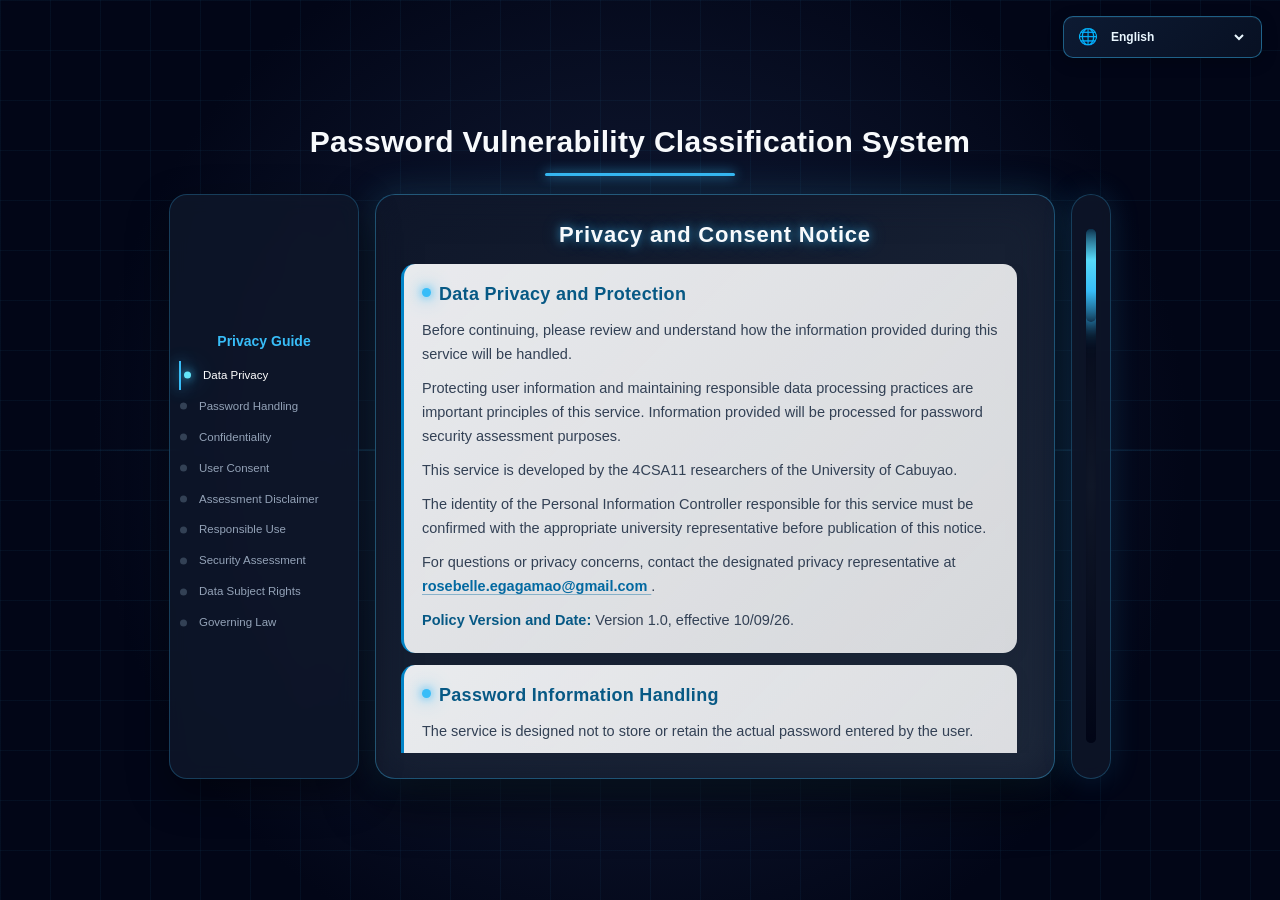
<file: frontend/index.html>
<!DOCTYPE html>
<html lang="en">
<head>
    <meta charset="UTF-8">
    <meta name="viewport" content="width=device-width, initial-scale=1.0">
    <title>Password Vulnerability Classification System</title>
    <link rel="icon" type="image/png" href="assets/images/logo.png">
    <style>
        body {
            margin: 0;
            height: 100vh;
            display: flex;
            justify-content: center;
            align-items: center;
            font-family: "Century Gothic", Arial, sans-serif;
            background: #0b1220;
            color: white;
        }

        #message {
            max-width: 700px;
            padding: 40px;
            text-align: center;
            line-height: 1.7;
        }

        h1 {
            margin-bottom: 20px;
        }

        p {
            opacity: .9;
        }
    </style>
</head>
<body>
    <div id="message">
        <h1>Password Vulnerability Classification System </h1>

        <p id="status">
            Starting system...
        </p>
    </div>

    <script>
        // SYSTEM STARTUP
        // Project opened directly from file explorer
        if (window.location.protocol === "file:") {
            document.getElementById("status").innerHTML =
                "<strong>Project cannot start.</strong><br><br>" +
                "This system must be opened through a local web server.<br><br>" +
                "Please run the project from Visual Studio Code or another local server, then open the provided localhost address.";
        }

        // Project opened correctly
        else {
            window.location.replace("pages/consent.html");
        }
    </script>
</body>
</html>
</file>
<file: frontend/css/consent.css>
* {
    box-sizing: border-box;
    font-family: "Segoe UI", Arial, Helvetica, sans-serif;
}

body {
    margin: 0;
    height: 100vh;
    height: 100dvh;
    overflow: hidden;
    background: radial-gradient(circle at center, #16213e 0%, #020617 70%);
    display: flex;
    flex-direction: column;
    justify-content: center;
    align-items: center;
    color: #e2e8f0;
    position: relative;
}

/* =========================
   DIGITAL GRID
========================= */
body::before {
    content: "";
    position: absolute;
    inset: 0;
    background-image:
        linear-gradient(rgba(56, 189, 248, .05) 1px, transparent 1px),
        linear-gradient(90deg, rgba(56, 189, 248, .05) 1px, transparent 1px);
    background-size: 50px 50px;
    animation: gridMove 20s linear infinite;
    z-index: 0;
    pointer-events: none;
}

@keyframes gridMove {
    from {
        background-position: 0 0, 0 0;
    }

    to {
        background-position: 50px 50px, 50px 50px;
    }
}

/* =========================
   SCANNER
========================= */
body::after {
    content: "";
    position: absolute;
    left: 0;
    width: 100%;
    height: 2px;
    background: linear-gradient(90deg, transparent, #38bdf8, transparent);
    opacity: .25;
    animation: scan 8s linear infinite;
    z-index: 1;
    pointer-events: none;
}

@keyframes scan {
    from {
        top: -10%;
    }

    to {
        top: 110%;
    }
}

/* =========================
   SYSTEM TITLE
========================= */
.system-name {
    width: 90%;
    text-align: center;
    margin-bottom: 18px;
    z-index: 2;
    flex-shrink: 0;
}

.system-name h1 {
    margin: 0 auto;
    max-width: 900px;
    font-size: 30px;
    font-weight: 700;
    letter-spacing: .3px;
    line-height: 1.3;
    color: #f8fafc;
}

.system-name h1::after {
    content: "";
    display: block;
    width: 190px;
    height: 3px;
    margin: 12px auto 0;
    background: #38bdf8;
    border-radius: 10px;
    box-shadow: 0 0 12px #38bdf8;
}

.system-name p {
    margin-top: 12px;
    font-size: 16px;
    letter-spacing: .8px;
    color: #94a3b8;
}

/* =========================
   MAIN AREA
========================= */
.consent-container {
    display: flex;
    align-items: center;
    justify-content: center;
    gap: 16px;
    width: 100%;
    min-height: 0;
    z-index: 2;
}

/* =========================
   LEFT BOOKLET
========================= */
.section-booklet {
    width: 190px;
    height: 65vh;
    height: 65dvh;
    flex-shrink: 0;
    background: rgba(15, 23, 42, .85);
    border: 1px solid rgba(56, 189, 248, .25);
    border-radius: 18px;
    padding: 14px 10px;
    backdrop-filter: blur(10px);
    box-shadow: 0 15px 40px rgba(0, 0, 0, .4);
    display: flex;
    flex-direction: column;
    justify-content: center;
    overflow: hidden;
}

.section-booklet h3 {
    font-size: 14px;
    color: #38bdf8;
    text-align: center;
    margin: 0 0 12px;
    flex-shrink: 0;
}

.section-booklet ul {
    padding: 0;
    margin: 0;
    list-style: none;
}

.section-booklet li {
    position: relative;
    padding: 7px 4px 7px 19px;
    margin-bottom: 2px;
    font-size: 11.5px;
    line-height: 1.3;
    color: #94a3b8;
    transition: .3s;
    cursor: pointer;
    overflow-wrap: anywhere;
}

.section-booklet li::before {
    content: "";
    position: absolute;
    left: 0;
    top: 50%;
    transform: translateY(-50%);
    width: 7px;
    height: 7px;
    border-radius: 50%;
    background: #334155;
    transition: .3s;
}

.section-booklet li.active {
    color: white;
    transform: translateX(4px);
}

.section-booklet li.active::before {
    background: #67e8f9;
    box-shadow: 0 0 10px #38bdf8, 0 0 25px #38bdf8;
}

.section-booklet li.active::after {
    content: "";
    position: absolute;
    left: -5px;
    top: 0;
    height: 100%;
    width: 2px;
    background: #38bdf8;
    box-shadow: 0 0 15px #38bdf8;
}

/* =========================
   ENERGY SCROLL BAR
========================= */
.energy-scroll {
    width: 40px;
    height: 65vh;
    height: 65dvh;
    flex-shrink: 0;
    border-radius: 20px;
    background: rgba(15, 23, 42, .8);
    border: 1px solid rgba(56, 189, 248, .25);
    display: flex;
    justify-content: center;
    align-items: center;
    box-shadow: 0 0 30px rgba(56, 189, 248, .15);
    backdrop-filter: blur(10px);
}

.energy-track {
    height: 88%;
    width: 10px;
    background: linear-gradient(180deg, #020617, #1e293b, #020617);
    border-radius: 20px;
    position: relative;
    overflow: hidden;
    box-shadow: inset 0 0 15px #020617;
}

.energy-thumb {
    position: absolute;
    top: 0;
    left: 0;
    width: 100%;
    height: 18%;
    border-radius: 20px;
    background: linear-gradient(180deg, transparent, #67e8f9, #38bdf8, transparent);
    box-shadow: 0 0 15px #38bdf8, 0 0 35px #38bdf8;
    transition: .35s ease;
    animation: energyGlow 1.5s infinite;
}

.energy-thumb::before {
    content: "";
    position: absolute;
    inset: -8px;
    border-radius: 20px;
    background: #38bdf8;
    opacity: .4;
    filter: blur(10px);
}

@keyframes energyGlow {
    0% {
        filter: brightness(.8);
    }

    50% {
        filter: brightness(1.8);
    }

    100% {
        filter: brightness(.8);
    }
}

/* =========================
   MAIN CARD
========================= */
.consent-card {
    width: 680px;
    height: 65vh;
    height: 65dvh;
    min-width: 0;
    min-height: 0;
    background: linear-gradient(145deg, #0f172a, #1e293b);
    color: #e2e8f0;
    border-radius: 20px;
    padding: 25px;
    border: 1px solid rgba(56, 189, 248, .35);
    box-shadow:
        0 20px 50px rgba(0, 0, 0, .65),
        0 0 35px rgba(56, 189, 248, .2),
        inset 0 0 40px rgba(15, 23, 42, .8);
    display: flex;
    flex-direction: column;
}

/* =========================
   CARD TITLE
========================= */
.consent-card > h2 {
    flex: 0 0 auto;
    text-align: center;
    margin: 0 0 15px;
    font-size: 22px;
    font-weight: 800;
    letter-spacing: .8px;
    line-height: 1.35;
    color: #f8fafc;
    text-shadow:
        0 0 8px rgba(56, 189, 248, .6),
        0 0 18px rgba(56, 189, 248, .35);
}

/* =========================
   CONTENT AREA
========================= */
.content-area {
    flex: 1 1 auto;
    min-height: 0;
    height: auto;
    overflow-y: auto;
    overflow-x: hidden;
    padding: 0 12px 12px 0;
    scrollbar-width: none;
    overscroll-behavior: contain;
    -webkit-overflow-scrolling: touch;
}

.content-area::-webkit-scrollbar {
    display: none;
}

/* =========================
   PRIVACY SECTIONS
========================= */
.content-area section {
    position: relative;
    min-height: 0;
    padding: 18px 18px 20px;
    margin-bottom: 12px;
    background: linear-gradient(
        135deg,
        rgba(247, 248, 250, .94),
        rgba(255, 255, 255, .82)
    );
    border-radius: 14px;
    border-left: 3px solid #0284c7;
    box-shadow: 0 5px 15px rgba(15, 23, 42, .08);
    transition: border-color .3s, box-shadow .3s;
    overflow-wrap: anywhere;
}

.content-area section:last-of-type {
    margin-bottom: 12px;
}

.content-area section:hover {
    border-left-color: #38bdf8;
    box-shadow: 0 0 20px rgba(56, 189, 248, .2);
}

/* =========================
   SECTION HEADINGS
========================= */
.content-area section h3 {
    margin: 0 0 12px;
    font-size: 18px;
    font-weight: 800;
    letter-spacing: .3px;
    line-height: 1.4;
    color: #075985;
    display: flex;
    align-items: flex-start;
    gap: 8px;
}

.content-area section h3::before {
    content: "";
    width: 9px;
    height: 9px;
    margin-top: 6px;
    background: #38bdf8;
    border-radius: 50%;
    box-shadow: 0 0 10px #38bdf8, 0 0 20px #38bdf8;
    flex: 0 0 9px;
}

/* =========================
   SECTION PARAGRAPHS
========================= */
.content-area section p {
    margin: 0 0 10px;
    font-size: 14.5px;
    line-height: 1.65;
    color: #334155;
    overflow-wrap: anywhere;
    word-break: normal;
}

.content-area section p:last-child {
    margin-bottom: 0;
}

.content-area section strong {
    color: #0f3b59;
    font-weight: 750;
}

/* =========================
   NEW LEGAL INFORMATION
========================= */
.content-area section p strong {
    color: #075985;
}

.content-area a {
    color: #0369a1;
    font-weight: 650;
    text-decoration: underline;
    text-decoration-color: rgba(3, 105, 161, .4);
    text-underline-offset: 3px;
    overflow-wrap: anywhere;
    transition: color .2s, text-decoration-color .2s;
}

.content-area a:hover {
    color: #0284c7;
    text-decoration-color: #0284c7;
}

.content-area section p strong:first-child {
    font-weight: 800;
}

.content-area section[data-index="7"] p {
    line-height: 1.65;
}

.content-area section[data-index="7"] p strong {
    color: #075985;
}

.content-area section p,
.content-area section h3 {
    max-width: 100%;
}

/* =========================
   AGREEMENT
========================= */
.agreement {
    margin-top: 18px;
    padding: 16px 18px;
    background: linear-gradient(
        135deg,
        rgba(15, 23, 42, .95),
        rgba(30, 41, 59, .95)
    );
    border-radius: 14px;
    border: 1px solid rgba(56, 189, 248, .35);
    display: flex;
    align-items: center;
    gap: 14px;
    color: #e2e8f0;
    font-size: 13.5px;
    line-height: 1.5;
    box-shadow:
        0 0 20px rgba(56, 189, 248, .15),
        inset 0 0 25px rgba(56, 189, 248, .08);
    position: relative;
    overflow: hidden;
    flex-shrink: 0;
}

.agreement::before {
    content: "";
    position: absolute;
    left: 0;
    top: 0;
    width: 3px;
    height: 100%;
    background: #38bdf8;
    box-shadow: 0 0 15px #38bdf8, 0 0 30px #38bdf8;
}

.agreement input {
    appearance: none;
    -webkit-appearance: none;
    width: 22px;
    height: 22px;
    margin: 0;
    border-radius: 6px;
    border: 2px solid #38bdf8;
    background: #020617;
    cursor: pointer;
    position: relative;
    flex-shrink: 0;
    transition: .3s;
}

.agreement input:checked {
    background: #0284c7;
    box-shadow:
        0 0 15px #38bdf8,
        0 0 30px rgba(56, 189, 248, .7);
}

.agreement input:checked::after {
    content: "✓";
    position: absolute;
    color: white;
    font-size: 15px;
    font-weight: bold;
    left: 3px;
    top: -1px;
}

.agreement input:focus-visible {
    outline: 2px solid #67e8f9;
    outline-offset: 3px;
}

.agreement label {
    cursor: pointer;
    color: #e2e8f0;
    font-weight: 500;
}

.agreement label:hover {
    color: #67e8f9;
}

/* =========================
   ACTION BUTTONS
========================= */
.buttons {
    margin-top: 18px;
    padding-bottom: 10px;
    display: flex;
    justify-content: space-between;
    gap: 14px;
    flex-shrink: 0;
}

button {
    flex: 1;
    min-width: 0;
    height: 48px;
    padding: 12px 20px;
    border: none;
    border-radius: 14px;
    font-size: 14px;
    font-weight: 700;
    letter-spacing: 1px;
    cursor: pointer;
    position: relative;
    overflow: hidden;
    transition: transform .3s ease, box-shadow .3s ease;
    color: white;
    text-transform: uppercase;
}

button::before {
    content: "";
    position: absolute;
    top: 0;
    left: -100%;
    width: 100%;
    height: 100%;
    background: linear-gradient(
        120deg,
        transparent,
        rgba(255, 255, 255, .25),
        transparent
    );
    transition: .5s;
    pointer-events: none;
}

button:hover::before {
    left: 100%;
}

button:focus-visible {
    outline: 2px solid #67e8f9;
    outline-offset: 3px;
}

/* =========================
   DECLINE BUTTON
========================= */
#declineBtn {
    background: linear-gradient(135deg, #450a0a, #b91c1c);
    border: 1px solid rgba(248, 113, 113, .5);
    box-shadow:
        0 0 15px rgba(239, 68, 68, .35),
        inset 0 0 15px rgba(255, 255, 255, .05);
}

#declineBtn:hover {
    transform: translateY(-3px);
    box-shadow:
        0 0 30px rgba(239, 68, 68, .7),
        inset 0 0 20px rgba(255, 255, 255, .1);
}

/* =========================
   ACCEPT BUTTON
========================= */
#acceptBtn {
    background: linear-gradient(135deg, #082f49, #0284c7);
    border: 1px solid rgba(56, 189, 248, .6);
    box-shadow:
        0 0 15px rgba(56, 189, 248, .35),
        inset 0 0 15px rgba(255, 255, 255, .05);
}

#acceptBtn:hover:not(:disabled) {
    transform: translateY(-3px);
    box-shadow:
        0 0 35px rgba(56, 189, 248, .8),
        inset 0 0 20px rgba(255, 255, 255, .15);
    background: linear-gradient(135deg, #0284c7, #38bdf8);
}

#acceptBtn:disabled {
    background: linear-gradient(135deg, #334155, #64748b);
    border-color: #475569;
    box-shadow: none;
    cursor: not-allowed;
    opacity: .7;
}

/* =========================
   MODAL
========================= */
.modal {
    display: none;
    position: fixed;
    inset: 0;
    padding: 16px;
    background: rgba(2, 6, 23, .75);
    justify-content: center;
    align-items: center;
    z-index: 10;
    overflow-y: auto;
}

.modal-card {
    width: min(400px, 100%);
    max-height: 100%;
    overflow-y: auto;
    background: white;
    padding: 30px;
    border-radius: 18px;
    text-align: center;
    color: #1e293b;
}

.modal-card h2 {
    color: #0f172a;
}

.modal-card p {
    color: #475569;
    font-size: 14px;
    line-height: 1.6;
}

.modal-card button {
    margin-top: 20px;
    width: 100%;
    height: 45px;
    background: linear-gradient(135deg, #0369a1, #38bdf8);
    color: white;
    border-radius: 12px;
    box-shadow: 0 0 20px rgba(56, 189, 248, .4);
}

/* =========================
   PAGE TRANSITION
========================= */
#pageTransition {
    position: fixed;
    inset: 0;
    background: radial-gradient(
        circle at center,
        rgba(56, 189, 248, .35),
        #020617 70%
    );
    z-index: 999;
    opacity: 0;
    pointer-events: none;
    transform: scale(0);
    transition:
        opacity .6s ease,
        transform .8s cubic-bezier(.77, 0, .18, 1);
}

#pageTransition.active {
    opacity: 1;
    transform: scale(1);
}

#pageTransition::after {
    content: "";
    position: absolute;
    width: 100%;
    height: 3px;
    top: 50%;
    left: 0;
    background: linear-gradient(90deg, transparent, #67e8f9, transparent);
    box-shadow: 0 0 20px #38bdf8, 0 0 50px #38bdf8;
    animation: sweep .8s ease forwards;
}

@keyframes sweep {
    from {
        transform: translateX(-100%);
    }

    to {
        transform: translateX(100%);
    }
}

body.page-exit {
    animation: pageExit .8s ease forwards;
}

@keyframes pageExit {
    0% {
        opacity: 1;
        transform: scale(1);
    }

    100% {
        opacity: 0;
        transform: scale(1.08);
    }
}

/* =========================
   TABLET AND SMALL DESKTOP
========================= */
@media (max-width: 1100px) {
    .section-booklet,
    .energy-scroll {
        display: none;
    }

    .consent-container {
        padding-left: 18px;
        padding-right: 18px;
    }

    .consent-card {
        width: min(680px, 100%);
    }
}

/* =========================
   RESPONSIVE LAYOUT
========================= */
@media (max-width: 800px), (max-height: 560px) {
    body {
        justify-content: flex-start;
    }

    .system-name {
        flex: 0 0 auto;
        width: 100%;
        margin-bottom: 12px;
        padding: 16px 16px 0;
    }

    .system-name h1 {
        font-size: 22px;
    }

    .system-name h1::after {
        width: 120px;
        margin-top: 10px;
    }

    .consent-container {
        flex: 1 1 auto;
        min-height: 0;
        align-items: stretch;
        padding: 0 12px 14px;
    }

    .consent-card {
        display: flex;
        flex-direction: column;
        width: 100%;
        max-width: 680px;
        height: auto;
        min-height: 0;
        padding: 18px 16px;
        margin: 0 auto;
    }

    .consent-card > h2 {
        flex: 0 0 auto;
        margin-bottom: 12px;
        font-size: 19px;
        line-height: 1.3;
    }

    .content-area {
        flex: 1 1 auto;
        height: auto;
        min-height: 0;
        padding-right: 4px;
        overscroll-behavior: contain;
        -webkit-overflow-scrolling: touch;
    }

    .content-area section {
        min-height: 0;
        padding: 16px 14px 18px;
    }

    .content-area section h3 {
        font-size: 16.5px;
    }

    .content-area section p {
        font-size: 14px;
        line-height: 1.6;
    }

    .section-booklet {
        width: 190px;
    }

    .section-booklet h3 {
        font-size: 13px;
    }

    .section-booklet li {
        font-size: 11px;
        padding-top: 6px;
        padding-bottom: 6px;
    }

    .agreement {
        padding: 14px;
        font-size: 13.5px;
    }

    .agreement label {
        flex: 1;
    }

    .buttons {
        margin-top: 14px;
    }
}

/* =========================
   MOBILE
========================= */
@media (max-width: 480px) {
    .system-name h1 {
        font-size: 19px;
    }

    .consent-container {
        padding: 0 8px 10px;
    }

    .consent-card {
        padding: 16px 12px;
        border-radius: 16px;
    }

    .consent-card > h2 {
        font-size: 17px;
    }

    .content-area section {
        padding: 14px 12px 16px;
    }

    .content-area section h3 {
        font-size: 15.5px;
    }

    .content-area section p {
        font-size: 13.5px;
        line-height: 1.6;
    }

    .agreement {
        gap: 10px;
        font-size: 13px;
    }

    .buttons {
        flex-direction: column-reverse;
        gap: 10px;
    }

    button {
        flex: 0 0 auto;
        width: 100%;
        height: 46px;
        font-size: 13px;
    }

    .modal-card {
        padding: 22px 18px;
    }
}

/* =========================
   VERY SMALL SCREENS
========================= */
@media (max-width: 360px) {
    .system-name h1 {
        font-size: 17px;
    }

    .consent-card {
        padding-left: 10px;
        padding-right: 10px;
    }

    .agreement {
        gap: 10px;
        font-size: 12.5px;
    }

    .content-area section {
        padding: 13px 10px 15px;
    }

    .content-area section h3 {
        font-size: 15px;
    }

    .content-area section p {
        font-size: 13px;
    }
}

/* =========================
   SHORT SCREENS
========================= */
@media (max-height: 560px) {
    .system-name {
        margin-bottom: 6px;
        padding-top: 8px;
    }

    .system-name h1 {
        font-size: 17px;
    }

    .system-name h1::after {
        display: none;
    }

    .consent-container {
        padding-bottom: 8px;
    }

    .consent-card {
        padding: 12px 16px;
    }

    .consent-card > h2 {
        margin-bottom: 8px;
        font-size: 16px;
    }

    .content-area section {
        padding-top: 12px;
        padding-bottom: 14px;
    }

    .content-area section h3 {
        margin-bottom: 8px;
    }

    .content-area section p {
        margin-bottom: 8px;
    }

    .agreement {
        margin-top: 10px;
        padding: 10px 14px;
    }

    .buttons {
        flex-direction: row;
        margin-top: 10px;
    }

    button {
        flex: 1;
        width: auto;
        height: 40px;
    }
}

/* =========================
   TOUCH DEVICES
========================= */
@media (hover: none) {
    .content-area section:hover {
        border-left-color: #0284c7;
        box-shadow: 0 5px 15px rgba(15, 23, 42, .08);
    }

    #declineBtn:hover,
    #acceptBtn:hover:not(:disabled) {
        transform: none;
    }
}

/* =========================
   REDUCED MOTION
========================= */
@media (prefers-reduced-motion: reduce) {
    body::before,
    body::after,
    .energy-thumb,
    #pageTransition::after {
        animation: none;
    }

    *,
    *::before,
    *::after {
        scroll-behavior: auto !important;
        transition-duration: .01ms !important;
    }
}
</file>
